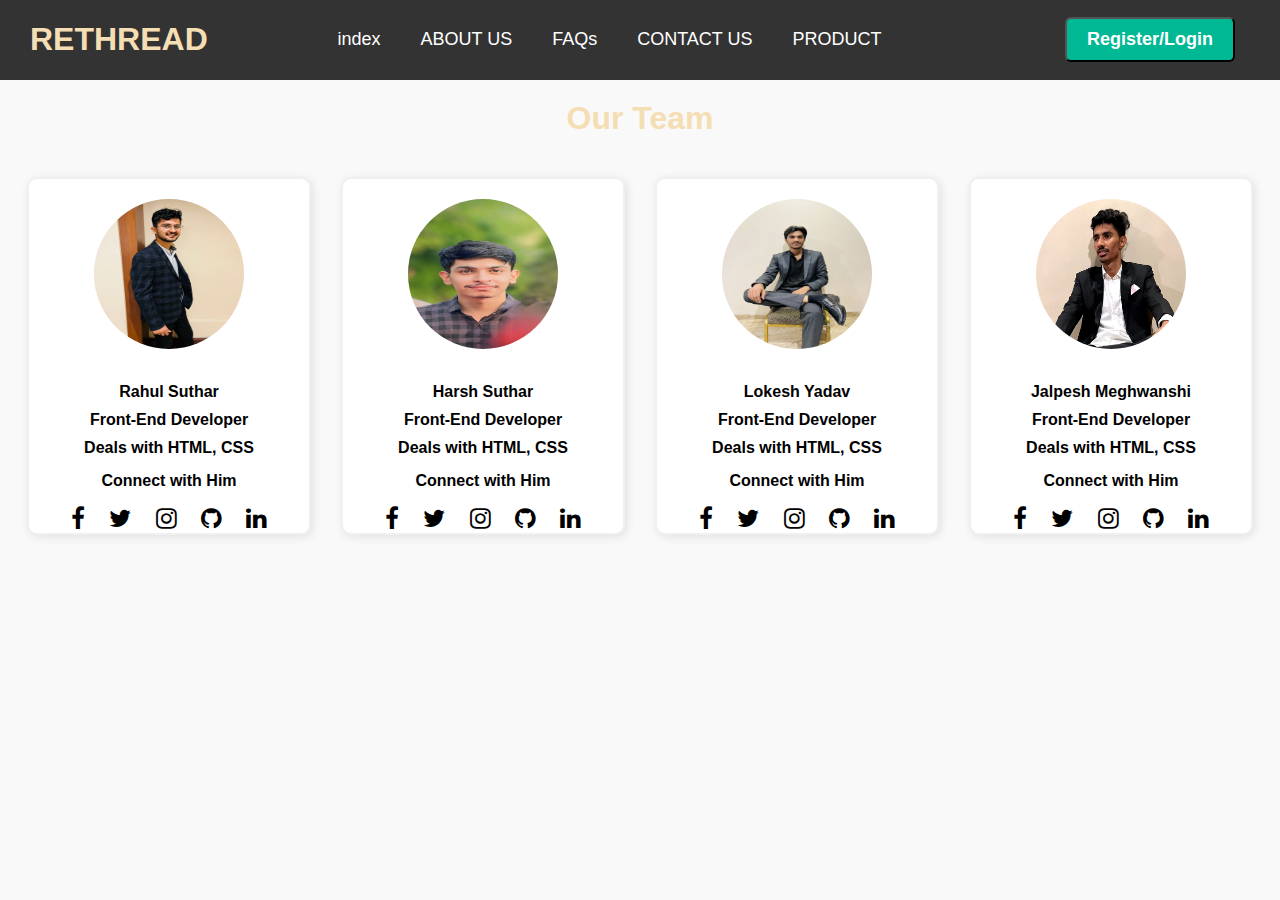
<file: aboutus.html>
<!DOCTYPE html>
<html lang="en">

    <head>
        <meta charset="UTF-8">
        <meta name="viewport" content="width=device-width, initial-scale=1.0">
        <title>Rethread-you ewaste friend </title>
        <link rel="stylesheet"
            href="https://cdnjs.cloudflare.com/ajax/libs/font-awesome/4.7.0/css/font-awesome.min.css">
        <link rel="stylesheet" href="aboutus.css">
        <link rel="stylesheet" href="navbar.css">
        <link rel="icon" href="Images/logo.png" type="image/x-icon">
    </head>

    <body>
        <header class="header">
            <div class="left">
                <!-- <img src="Images/logo.png" alt="logo"> -->
                <h1>RETHREAD</h1>
            </div>
            <div class="mid">
                <ul class="navbar">
                    <li><a href="index.html">index</a></li>
                    <li><a href="aboutus.html">ABOUT US</a></li>
                    <li><a href="faq.html">FAQs</a></li>
                    <li><a href="contact.html">CONTACT US</a></li>
                    <li><a href="SELL.html">PRODUCT</a></li>
                </ul>
                <div class="dropdown">
                    <button class="dropbtn">Main Menu</button>
                    <div class="dropdown-content">
                        <a href="index.html">index</a>
                        <a href="aboutus.html">ABOUT US</a>
                        <a href="faq.html">FAQs</a>
                        <a href="contact.html">CONTACT US</a>
                    </div>
                </div>
            </div>
            <div class="right">
                <button class="btn"><a
                        href="login.html">Register/Login</a></button>
            </div>
        </header>

        <h1 class="title">Our Team</h1>

        <div class="cont">
            <div class="item">
                <img src="Images/Rahul.jpeg" alt="Rahul Kumar Suthar"
                    class="img">
                <div class="imgdesc">
                    <p class="name"><b>Rahul Suthar</b></p>
                    <p class="work"><b>Front-End Developer</b></p>
                    <p class="lang"><b>Deals with HTML, CSS</b></p>
                </div>
                <div class="connect">
                    <h3>Connect with Him</h3>
                    <a href="https://facebook.com" target="_blank"><i
                            class="fa fa-facebook"></i></a>
                    <a href="https://twitter.com" target="_blank"><i
                            class="fa fa-twitter"></i></a>
                    <a href="https://instagram.com" target="_blank"><i
                            class="fa fa-instagram"></i></a>
                    <a href="https://github.com" target="_blank"><i
                            class="fa fa-github"></i></a>
                    <a href="https://linkedin.com" target="_blank"><i
                            class="fa fa-linkedin"></i></a>
                </div>
            </div>

            <div class="item">
                <img src="Images/Harsh.jpeg" alt="Harsh Suthar" class="img">
                <div class="imgdesc">
                    <p class="name"><b>Harsh Suthar</b></p>
                    <p class="work"><b>Front-End Developer</b></p>
                    <p class="lang"><b>Deals with HTML, CSS</b></p>
                </div>
                <div class="connect">
                    <h3>Connect with Him</h3>
                    <a href="https://facebook.com" target="_blank"><i
                            class="fa fa-facebook"></i></a>
                    <a href="https://twitter.com" target="_blank"><i
                            class="fa fa-twitter"></i></a>
                    <a href="https://instagram.com" target="_blank"><i
                            class="fa fa-instagram"></i></a>
                    <a href="https://github.com" target="_blank"><i
                            class="fa fa-github"></i></a>
                    <a href="https://linkedin.com" target="_blank"><i
                            class="fa fa-linkedin"></i></a>
                </div>
            </div>
            <div class="item">
                <img src="Images/lokesh.jpeg" alt="Lokesh Yadav"
                    class="img">
                <div class="imgdesc">
                    <p class="name"><b>Lokesh Yadav</b></p>
                    <p class="work"><b>Front-End Developer</b></p>
                    <p class="lang"><b>Deals with HTML, CSS</b></p>
                </div>
                <div class="connect">
                    <h3>Connect with Him</h3>
                    <a href="https://facebook.com" target="_blank"><i
                            class="fa fa-facebook"></i></a>
                    <a href="https://twitter.com" target="_blank"><i
                            class="fa fa-twitter"></i></a>
                    <a href="https://instagram.com" target="_blank"><i
                            class="fa fa-instagram"></i></a>
                    <a href="https://github.com" target="_blank"><i
                            class="fa fa-github"></i></a>
                    <a href="https://linkedin.com" target="_blank"><i
                            class="fa fa-linkedin"></i></a>
                </div>
            </div> <div class="item">
                <img src="Images/jalpesh.jpeg" alt="Jalpesh Meghwanshi"
                    class="img">
                <div class="imgdesc">
                    <p class="name"><b>Jalpesh Meghwanshi</b></p>
                    <p class="work"><b>Front-End Developer</b></p>
                    <p class="lang"><b>Deals with HTML, CSS</b></p>
                </div>
                <div class="connect">
                    <h3>Connect with Him</h3>
                    <a href="https://facebook.com" target="_blank"><i
                            class="fa fa-facebook"></i></a>
                    <a href="https://twitter.com" target="_blank"><i
                            class="fa fa-twitter"></i></a>
                    <a href="https://instagram.com" target="_blank"><i
                            class="fa fa-instagram"></i></a>
                    <a href="https://github.com" target="_blank"><i
                            class="fa fa-github"></i></a>
                    <a href="https://linkedin.com" target="_blank"><i
                            class="fa fa-linkedin"></i></a>
                </div>
            </div>

            <!-- Add more team members following the same structure as above -->
        </div>
    </body>

</html>
</file>
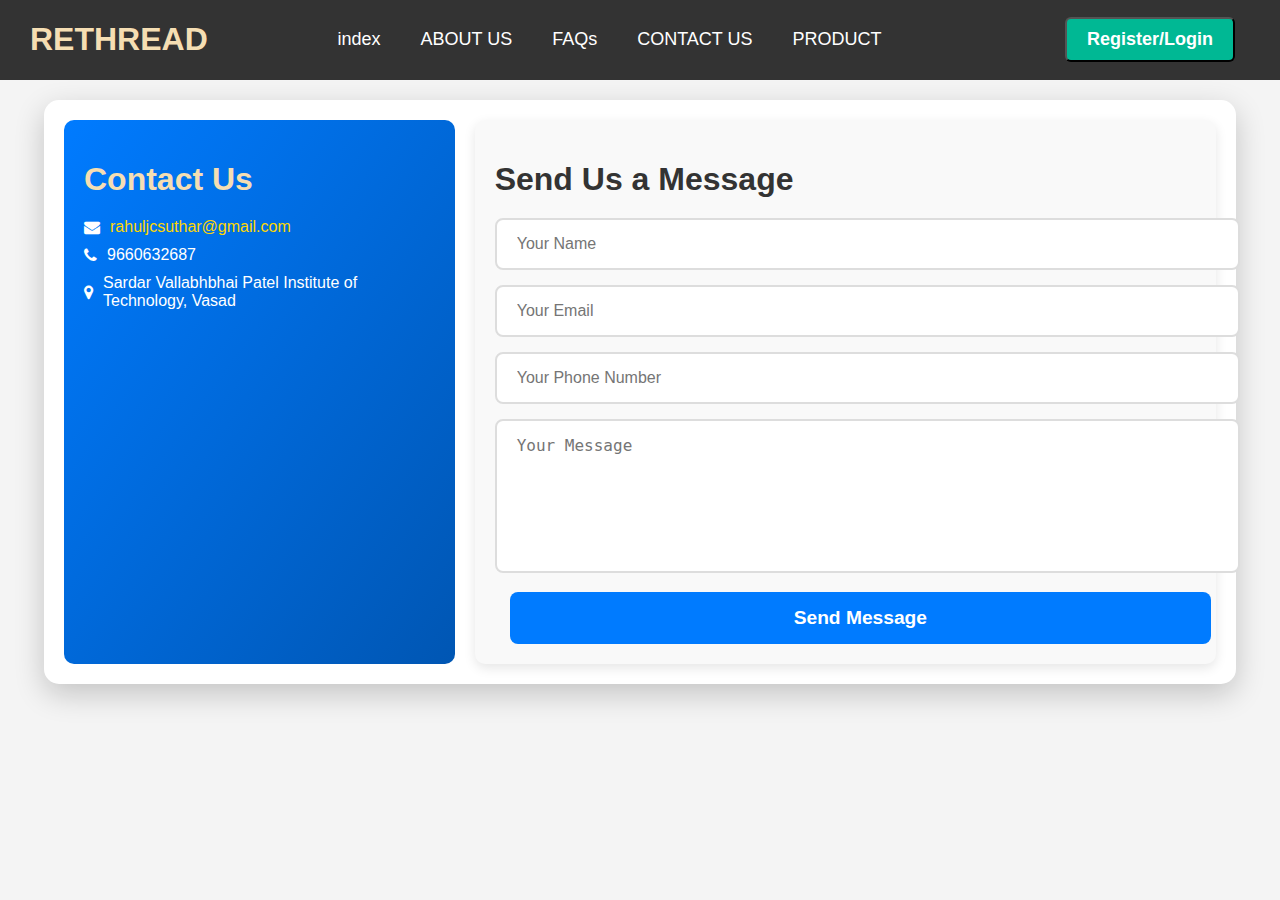
<file: contact.html>
<!DOCTYPE html>
<html lang="en">

    <head>
        <meta charset="UTF-8">
        <meta name="viewport" content="width=device-width, initial-scale=1.0">
        <title>Rethread-you ewaste friend </title>
        <link rel="stylesheet" href="contact.css">
        <link rel="stylesheet" href="navbar.css">
        <link rel="icon" href="Images/logo.png" type="image/x-icon">
        <link rel="stylesheet"
            href="https://cdnjs.cloudflare.com/ajax/libs/font-awesome/4.7.0/css/font-awesome.min.css">
    </head>

    <body>
        <header class="header">
            <div class="left">
                <!-- <img src="Images/logo.png" alt="logo"> -->
                <h1>RETHREAD</h1>
            </div>
            <div class="mid">
                <ul class="navbar">
                    <li><a href="index.html">index</a></li>
                    <li><a href="aboutus.html">ABOUT US</a></li>
                    <li><a href="faq.html">FAQs</a></li>

                    <li><a href="contact.html">CONTACT US</a></li>
                    <li><a href="SELL.html">PRODUCT</a></li>
                </ul>
                <div class="dropdown">
                    <button class="dropbtn">Main Menu</button>
                    <div class="dropdown-content">
                        <a href="index.html">index</a>
                        <a href="aboutus.html">ABOUT US</a>
                        <a href="faq.html">FAQs</a>
                        <a href="contact.html">CONTACT US</a>
                        <li><a href="SELL.html">PRODUCT</a></li>
                    </div>
                </div>
            </div>
            <div class="right">
                <button class="btn"><a
                        href="login.html">Register/Login</a></button>
            </div>
        </header>

        <div class="container">
            <div class="contact-info">
                <h1>Contact Us</h1>
                <p><i class="fa fa-envelope"></i> <a
                        href="mailto:rahuljcsuthar@gmail.com">rahuljcsuthar@gmail.com</a></p>
                <p><i class="fa fa-phone"></i> 9660632687</p>
                <p><i class="fa fa-map-marker"></i> Sardar Vallabhbhai Patel
                    Institute of Technology, Vasad</p>
            </div>

            <div class="contact-form">
                <h1>Send Us a Message</h1>
                <form action method="post">
                    <div class="form-group">
                        <input type="text" placeholder="Your Name" required>
                    </div>
                    <div class="form-group">
                        <input type="email" placeholder="Your Email" required>
                    </div>
                    <div class="form-group">
                        <input type="tel" placeholder="Your Phone Number"
                            required>
                    </div>
                    <div class="form-group">
                        <textarea placeholder="Your Message" rows="6"
                            required></textarea>
                    </div>
                    <button type="submit" class="btn">Send Message</button>
                </form>
            </div>
        </div>
    </body>

</html>
</file>
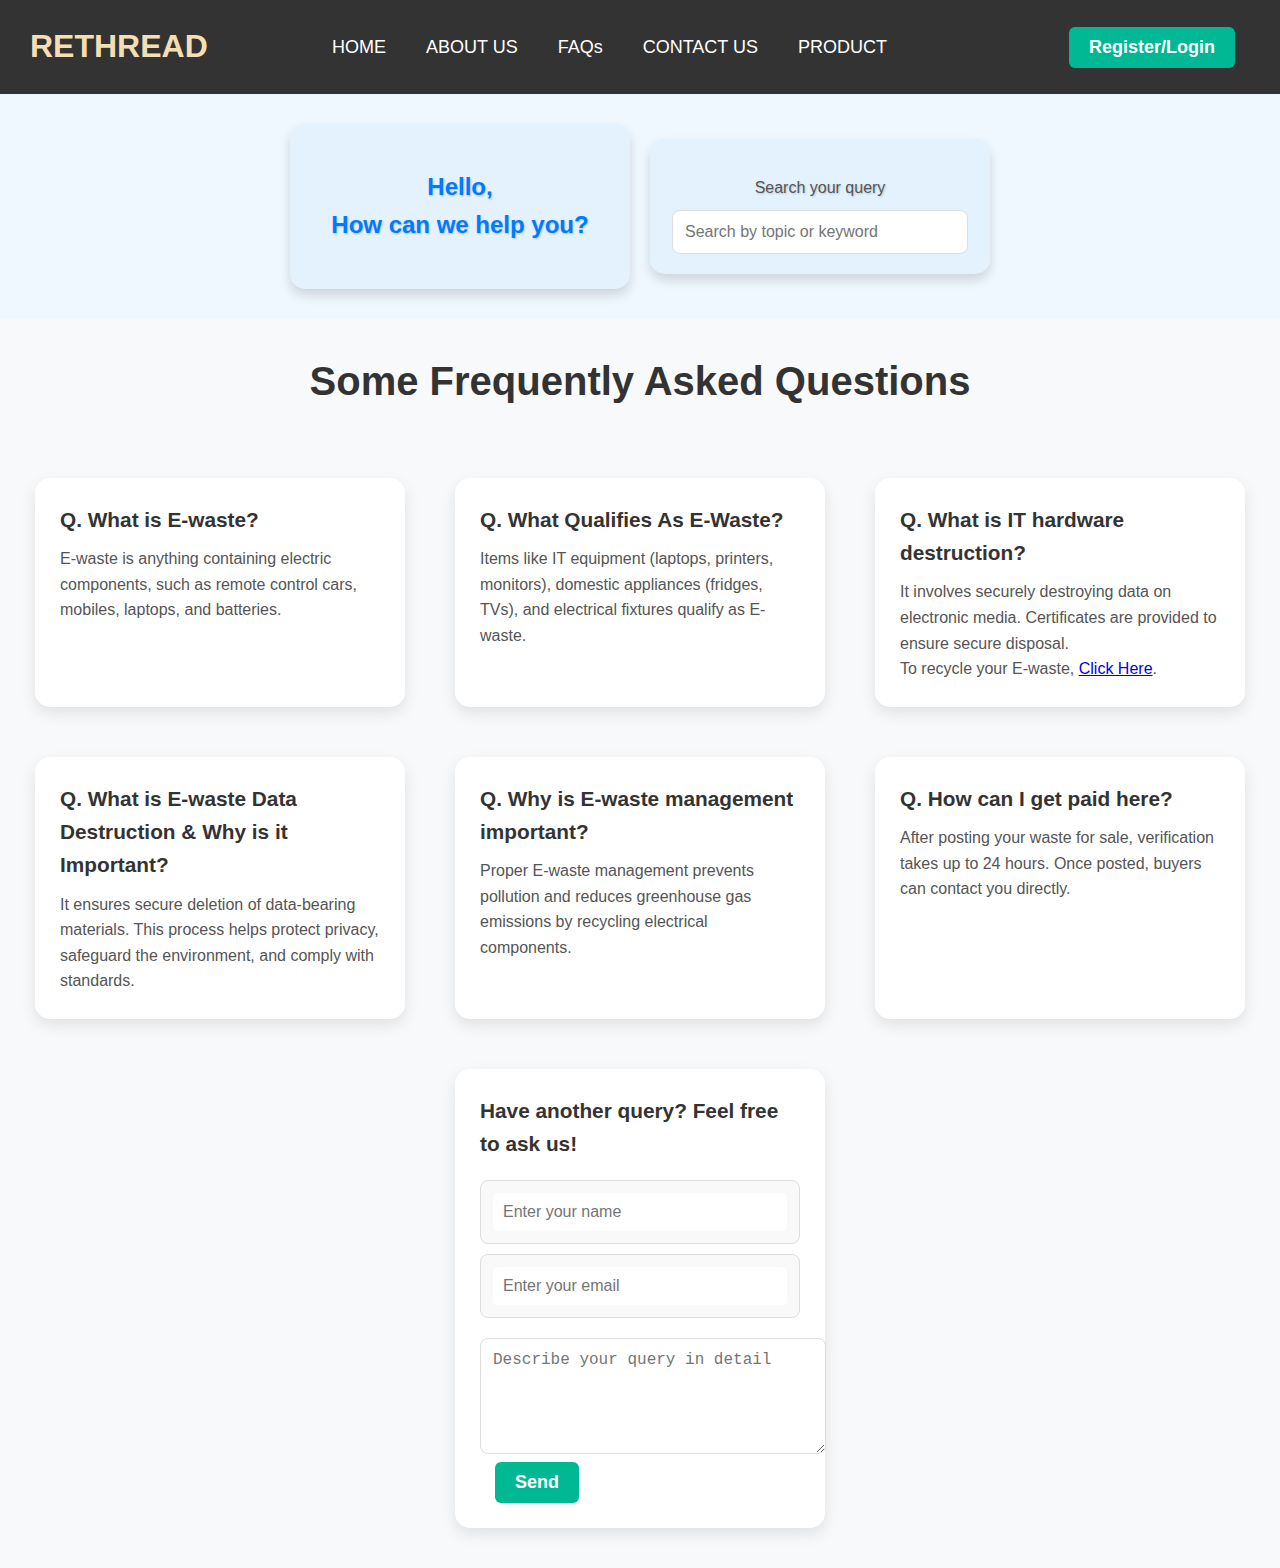
<file: faq.html>
<!DOCTYPE html>
<html lang="en">

    <head>
        <meta charset="UTF-8">
        <meta name="viewport" content="width=device-width, initial-scale=1.0">
        <title>Rethread-you ewaste friend </title>
        <link rel="stylesheet" href="faq.css">
        <link rel="stylesheet" href="navbar.css">
        <link rel="icon" href="Images/logo.png" type="image/x-icon">
    </head>

    <body>
        <header class="header">
            <div class="left">
                <!-- <img src="Images/logo.png" alt="logo"> -->
                <h1>RETHREAD</h1>
            </div>
            <div class="mid">
                <ul class="navbar">
                    <li><a href="index.html">HOME</a></li>
                    <li><a href="aboutus.html">ABOUT US</a></li>
                    <li><a href="faq.html">FAQs</a></li>
                    <li><a href="contact.html">CONTACT US</a></li>
                    <li><a href="sell.html">PRODUCT</a></li>
                </ul>
                <div class="dropdown">
                    <button class="dropbtn">Main Menu</button>
                    <div class="dropdown-content">
                        <a href="index.html">HOME</a>
                        <a href="aboutus.html">ABOUT US</a>
                        <a href="faq.html">FAQs</a>
                        <a href="contact.html">CONTACT US</a>
                        <li><a href="sell.html">PRODUCT</a></li>
                    </div>
                </div>
            </div>
            <div class="right">
                <button class="btn"><a
                        href="login.html">Register/Login</a></button>
            </div>
        </header>
        <header class="upper">
            <div class="top" id="left">
                <p>Hello,<br>How can we help you?</p>
            </div>
            <div class="top" id="right">
                <p>Search your query</p>
                <div class="inp">
                    <input type="text" placeholder="Search by topic or keyword">
                </div>
            </div>
        </header>

        <section>
            <h1 class="tit">Some Frequently Asked Questions</h1>
            <div class="cont">
                <div class="ques">
                    <div class="question">Q. What is E-waste?</div>
                    <div class="answer">
                        E-waste is anything containing electric components, such
                        as remote control cars, mobiles, laptops, and batteries.
                    </div>
                </div>
                <div class="ques">
                    <div class="question">Q. What Qualifies As E-Waste?</div>
                    <div class="answer">
                        Items like IT equipment (laptops, printers, monitors),
                        domestic appliances (fridges, TVs), and electrical
                        fixtures qualify as E-waste.
                    </div>
                </div>
                <div class="ques">
                    <div class="question">Q. What is IT hardware
                        destruction?</div>
                    <div class="answer">
                        It involves securely destroying data on electronic
                        media. Certificates are provided to ensure secure
                        disposal.
                        <br>To recycle your E-waste, <a href="login.html">Click
                            Here</a>.
                    </div>
                </div>
                <div class="ques">
                    <div class="question">Q. What is E-waste Data Destruction &
                        Why is it Important?</div>
                    <div class="answer">
                        It ensures secure deletion of data-bearing materials.
                        This process helps protect privacy, safeguard the
                        environment, and comply with standards.
                    </div>
                </div>
                <div class="ques">
                    <div class="question">Q. Why is E-waste management
                        important?</div>
                    <div class="answer">
                        Proper E-waste management prevents pollution and reduces
                        greenhouse gas emissions by recycling electrical
                        components.
                    </div>
                </div>
                <div class="ques">
                    <div class="question">Q. How can I get paid here?</div>
                    <div class="answer">
                        After posting your waste for sale, verification takes up
                        to 24 hours. Once posted, buyers can contact you
                        directly.
                    </div>
                </div>
                <div class="ques" id="ultima">
                    <div class="question">Have another query? Feel free to ask
                        us!</div>
                    <div class="ask">
                        <div class="formgrp">
                            <input type="text" placeholder="Enter your name"
                                required>
                        </div>
                        <div class="formgrp">
                            <input type="email" placeholder="Enter your email"
                                required>
                        </div>
                        <textarea rows="5"
                            placeholder="Describe your query in detail"></textarea>
                        <button class="btn">Send</button>
                    </div>
                </div>
            </div>
        </section>
    </body>

</html>
</file>
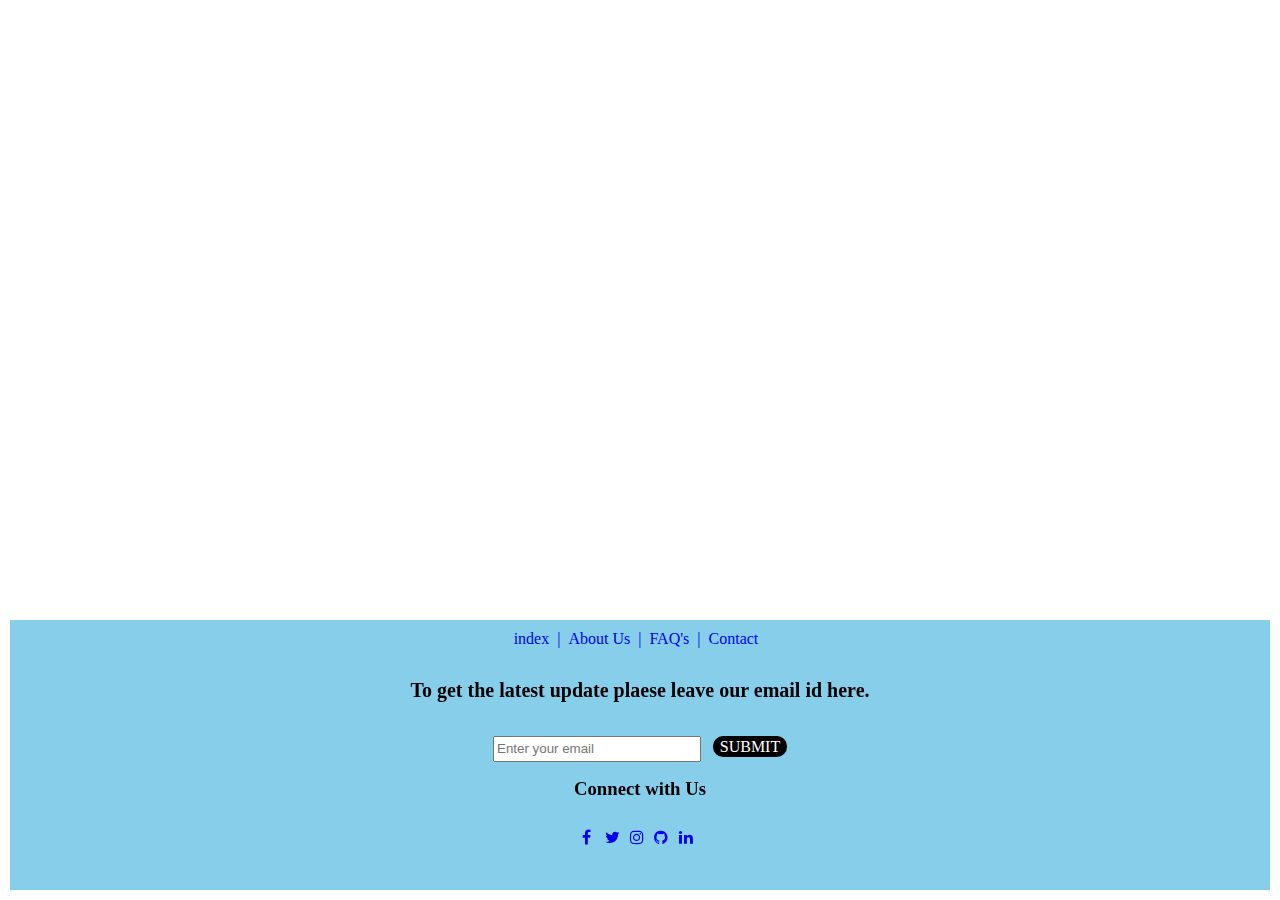
<file: footer.html>
<!DOCTYPE html>
<html lang="en">

    <head>
        <meta charset="UTF-8">
        <meta name="viewport" content="width=device-width, initial-scale=1.0">
        <title>Rethread-you ewaste friend </title>
    </head>
    <link rel="icon" href="Images/logo.png" type="image/x-icon">
    <link rel="stylesheet" href="footer.css">
    <link rel="stylesheet"
        href="https://cdnjs.cloudflare.com/ajax/libs/font-awesome/4.7.0/css/font-awesome.min.css">

    <body>
        <div class="cont">
            <div class="foot1">
                <div class="linktoplaces">
                    <a href="productview.html">
                        index&nbsp;&nbsp;|&nbsp;&nbsp;</a>
                </div>
                <div class="linktoplaces">
                    <a href="aboutus.html">About Us&nbsp;&nbsp;|&nbsp;&nbsp;</a>
                </div>
                <div class="linktoplaces">
                    <a href="faq.html"> FAQ's&nbsp;&nbsp;|&nbsp;&nbsp;</a>
                </div>
                <div class="linktoplaces">
                    <a href="contact.html"> Contact&nbsp;&nbsp;</a>
                </div>

                <div class="sus">
                    To get the latest update plaese leave our email id here.
                </div>
                <div class="email">
                    <input type="email" name="Interested Email-Ids"
                        placeholder="Enter your email">
                </div>
                <div class="btn" id="susbtn">
                    SUBMIT
                </div>

                <div class="connect">
                    <h3>Connect with Us</h3><br>
                    <div class="scm">
                        <a href="https://facebook.com" target="_blank"> <i
                                class="fa fa-facebook fa-fw">&nbsp;&nbsp;</i></a>
                        <a href="https://twitter.com" target="_blank"> <i
                                class="fa fa-twitter fa-fw">&nbsp;&nbsp;</i></a>
                        <a href="https://instagram.com/ankitjha1405"
                            target="_blank"> <i
                                class="fa fa-instagram fa-fw">&nbsp;&nbsp;</i></a>
                        <a href="https://github.com/ankitjha1405"
                            target="_blank"> <i
                                class="fa fa-github fa-fw">&nbsp;&nbsp;</i></a>
                        <a
                            href="https://www.linkedin.com/in/ankit-kumar-jha-0899b1201/"
                            target="_blank"> <i
                                class="fa fa-linkedin fa-fw">&nbsp;&nbsp;</i></a>
                    </div>
                </div>

            </div>

        </div>
    </body>

</html>
</file>
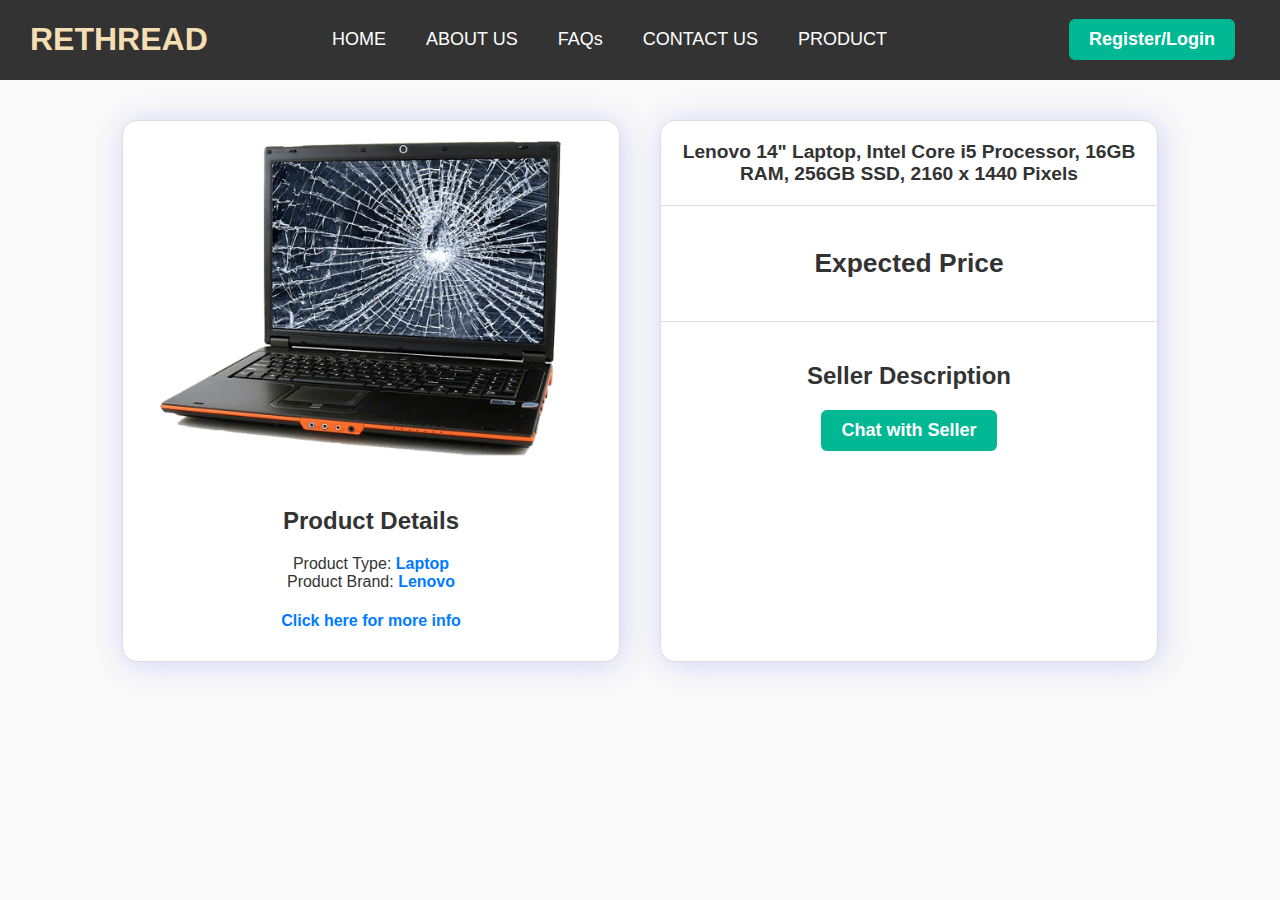
<file: productfull.html>
<!DOCTYPE html>
<html lang="en">

    <head>
        <meta charset="UTF-8">
        <meta name="viewport" content="width=device-width, initial-scale=1.0">
        <title>Rethread-you ewaste friend </title>
    </head>
    <link rel="stylesheet" href="productfull.css">
    <link rel="stylesheet" href="navbar.css">
    <link rel="icon" href="Images/logo.png" type="image/x-icon">
    <body>
        <header class="header">
            <div class="left">
                <!-- <img src="Images/logo.png" alt="logo"> -->
                <h1>RETHREAD</h1>
            </div>
            <div class="mid">
                <ul class="navbar">
                    <li><a href="index.html">HOME</a></li>
                    <li><a href="aboutus.html">ABOUT US</a></li>
                    <li><a href="faq.html">FAQs</a></li>
                    <li><a href="contact.html">CONTACT US</a></li>
                    <li><a href="sell.html">PRODUCT</a></li>
                </ul>
                <div class="dropdown">
                    <button class="dropbtn">Main Menu</button>
                    <div class="dropdown-content">
                        <a href="index.html">HOME</a>
                        <a href="aboutus.html">ABOUT US</a>
                        <a href="faq.html">FAQs</a>
                        <a href="contact.html">CONTACT US</a>
                        <li><a href="sell.html">PRODUCT</a></li>
                    </div>
                </div>
            </div>
            <div class="right">
                <button class="btn"><a
                        href="login.html">Register/Login</a></button>
            </div>
        </header>
        <div class="cont">
            <!-- Product 1 -->
            <div class="pro">
                <img src="Images/img1.png" alt="Product Image" class="img">
                <div class="imgdesc">
                    <h2>Product Details</h2>
                    <p>
                        Product Type: <a href="url">Laptop</a><br>
                        Product Brand: <a href="url">Lenovo</a>
                    </p>
                    <a href="url">
                        <h4>Click here for more info</h4>
                    </a>
                </div>
            </div>

            <!-- Product 2 -->
            <div class="pro">
                <div class="tit">
                    Lenovo 14" Laptop, Intel Core i5 Processor, 16GB RAM, 256GB
                    SSD, 2160 x 1440 Pixels
                </div>
                <div class="price">
                    <h2>Expected Price</h2>
                </div>
                <div class="seller">
                    <h2>Seller Description</h2>
                    <button class="btn">Chat with Seller</button>
                </div>
            </div>
        </div>
    </body>

</html>
</file>
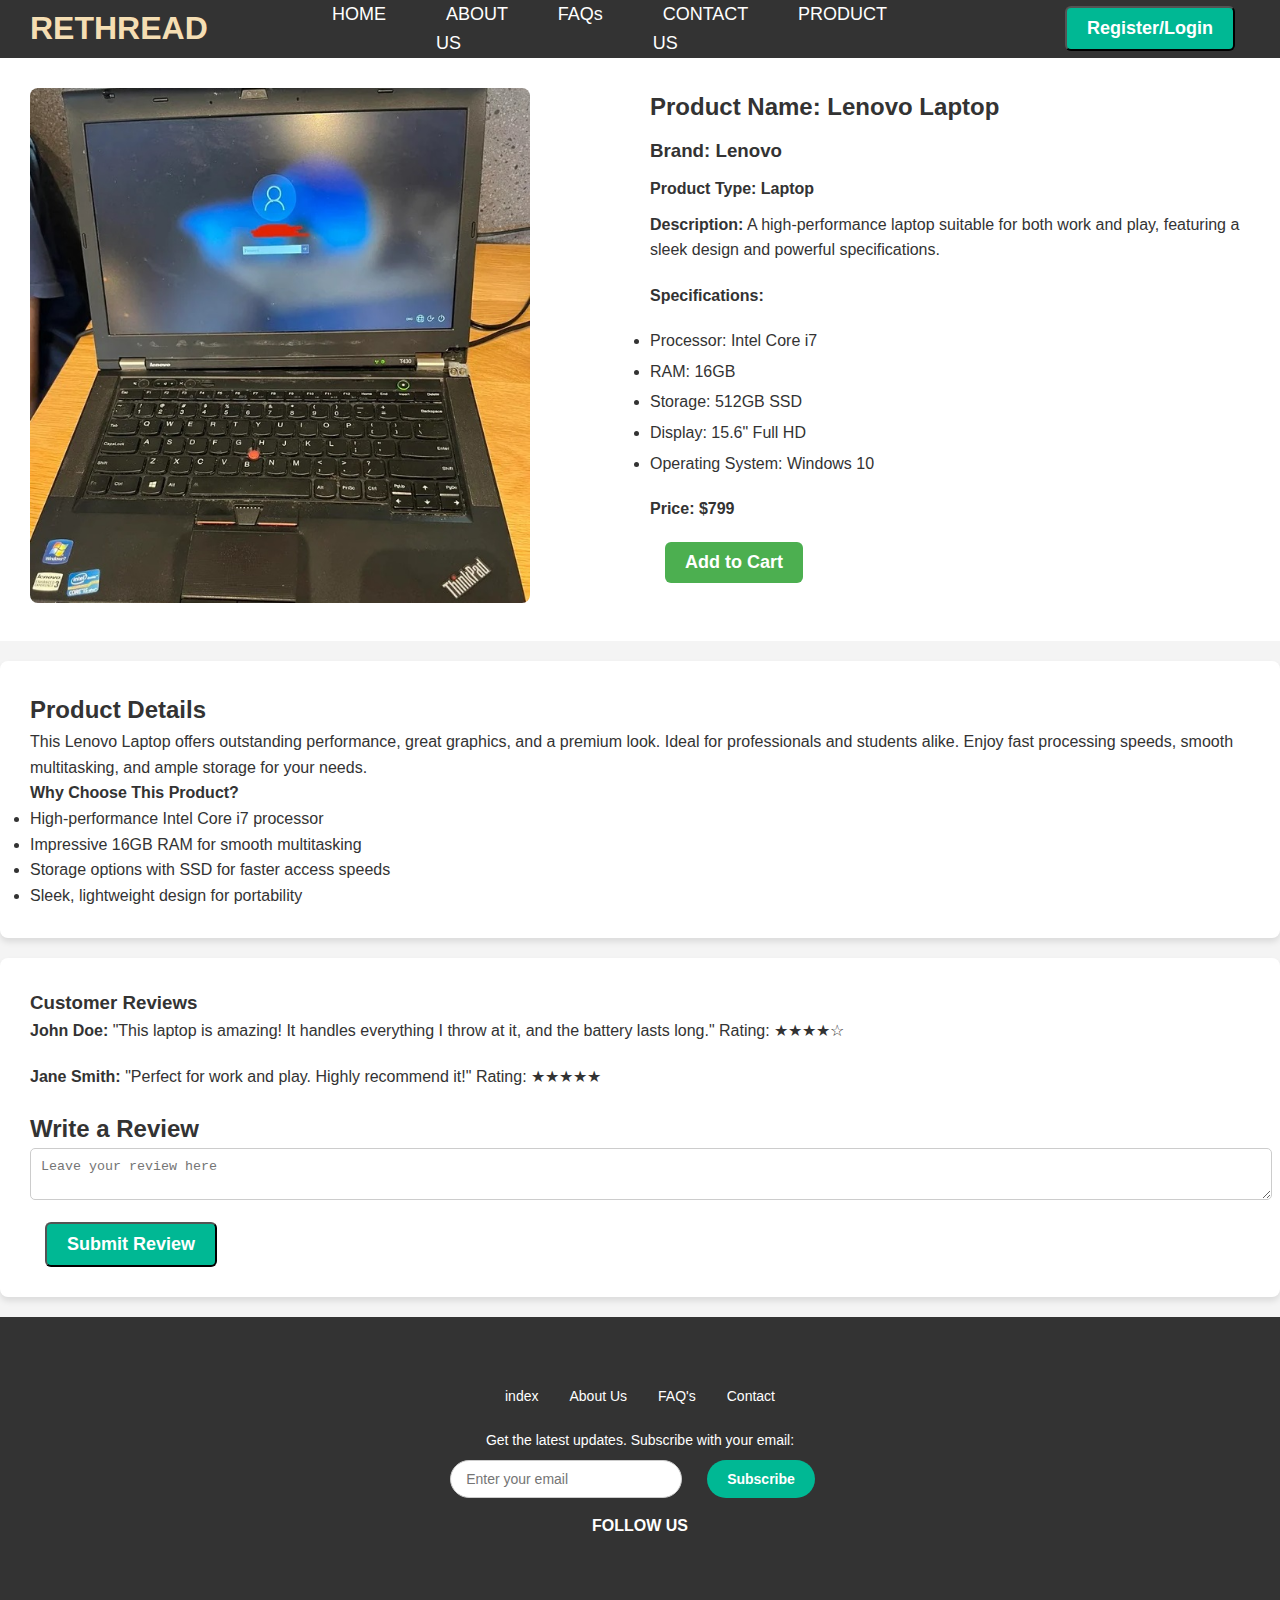
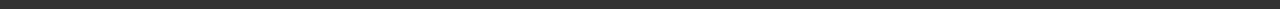
<file: productview.html>
<!DOCTYPE html>
<html lang="en">

    <head>
        <meta charset="UTF-8">
        <meta name="viewport" content="width=device-width, initial-scale=1.0">
        <title>Rethread-you ewaste friend </title>
        <link rel="stylesheet" href="productview.css">
        <link rel="stylesheet" href="navbar.css">
        <link rel="icon" href="Images/logo.png" type="image/x-icon">
    </head>

    <body>
        <!-- Header Section -->
        <header class="header">
            <div class="left">
                <h1>RETHREAD</h1>
            </div>
            <div class="mid">
                <ul class="navbar">
                    <li><a href="index.html">HOME</a></li>
                    <li><a href="aboutus.html">ABOUT US</a></li>
                    <li><a href="faq.html">FAQs</a></li>
                    <li><a href="contact.html">CONTACT US</a></li>
                    <li><a href="sell.html">PRODUCT</a></li>
                </ul>
                <div class="dropdown">
                    <button class="dropbtn">Main Menu</button>
                    <div class="dropdown-content">
                        <a href="index.html">HOME</a>
                        <a href="aboutus.html">ABOUT US</a>
                        <a href="faq.html">FAQs</a>
                        <a href="contact.html">CONTACT US</a>
                        <li><a href="sell.html">PRODUCT</a></li>
                    </div>
                </div>
            </div>
            <div class="right">
                <button class="btn"><a
                        href="login.html">Register/Login</a></button>
            </div>
        </header>

        <!-- Product Details Section -->
        <div class="product-details">
            <div class="product-image">
                <img src="Images/LENOVOLAPTOP.jpeg" alt="Laptop Detail">
                <!-- <img src="Images/LENOVOLAPTOP.jpeg" alt="Laptop Detail"> -->
            </div>
            <div class="product-info">
                <h2>Product Name: Lenovo Laptop</h2>
                <h3>Brand: Lenovo</h3>
                <h4>Product Type: Laptop</h4>
                <p><strong>Description:</strong> A high-performance laptop
                    suitable for both work and play, featuring a sleek design
                    and powerful specifications.</p>
                <p><strong>Specifications:</strong></p>
                <ul>
                    <li>Processor: Intel Core i7</li>
                    <li>RAM: 16GB</li>
                    <li>Storage: 512GB SSD</li>
                    <li>Display: 15.6" Full HD</li>
                    <li>Operating System: Windows 10</li>
                </ul>
                <p><strong>Price: $799</strong></p>
                <button class="btn">Add to Cart</button>
            </div>
        </div>

        <!-- Additional Product Information Section -->
        <div class="product-additional-info">
            <h3>Product Details</h3>
            <p>This Lenovo Laptop offers outstanding performance, great
                graphics, and a premium look. Ideal for professionals and
                students alike. Enjoy fast processing speeds, smooth
                multitasking, and ample storage for your needs.</p>

            <h4>Why Choose This Product?</h4>
            <ul>
                <li>High-performance Intel Core i7 processor</li>
                <li>Impressive 16GB RAM for smooth multitasking</li>
                <li>Storage options with SSD for faster access speeds</li>
                <li>Sleek, lightweight design for portability</li>
            </ul>
        </div>

        <!-- Product Reviews Section -->
        <div class="product-reviews">
            <h3>Customer Reviews</h3>
            <div class="review">
                <p><strong>John Doe:</strong>
                    "This laptop is amazing! It handles everything I throw at it, and the battery lasts long."
                    <span>Rating: ★★★★☆</span></p>
            </div>
            <div class="review">
                <p><strong>Jane Smith:</strong>
                    "Perfect for work and play. Highly recommend it!"
                    <span>Rating: ★★★★★</span></p>
            </div>

            <h4>Write a Review</h4>
            <textarea placeholder="Leave your review here"></textarea>
            <button class="btn">Submit Review</button>
        </div>

        <!-- Footer Section -->
        <footer>
            <div class="footer">
                <div class="footer-container">
                    <div class="links">
                        <a href="productview.html">index</a>
                        <a href="aboutus.html">About Us</a>
                        <a href="faq.html">FAQ's</a>
                        <a href="contact.html">Contact</a>
                    </div>

                    <div class="subscription">
                        <p>Get the latest updates. Subscribe with your
                            email:</p>
                        <div class="email-subscribe">
                            <input type="email" placeholder="Enter your email">
                            <button class="btn">Subscribe</button>
                        </div>
                    </div>

                    <div class="social">
                        <h3>Follow Us</h3>
                        <div class="social-icons">
                            <a href="https://facebook.com" target="_blank"><i
                                    class="fa fa-facebook"></i></a>
                            <a href="https://twitter.com" target="_blank"><i
                                    class="fa fa-twitter"></i></a>
                            <a href="https://instagram.com" target="_blank"><i
                                    class="fa fa-instagram"></i></a>
                            <a href="https://github.com" target="_blank"><i
                                    class="fa fa-github"></i></a>
                            <a href="https://linkedin.com" target="_blank"><i
                                    class="fa fa-linkedin"></i></a>
                        </div>
                    </div>
                </div>
            </div>
        </footer>

    </body>

</html>
</file>
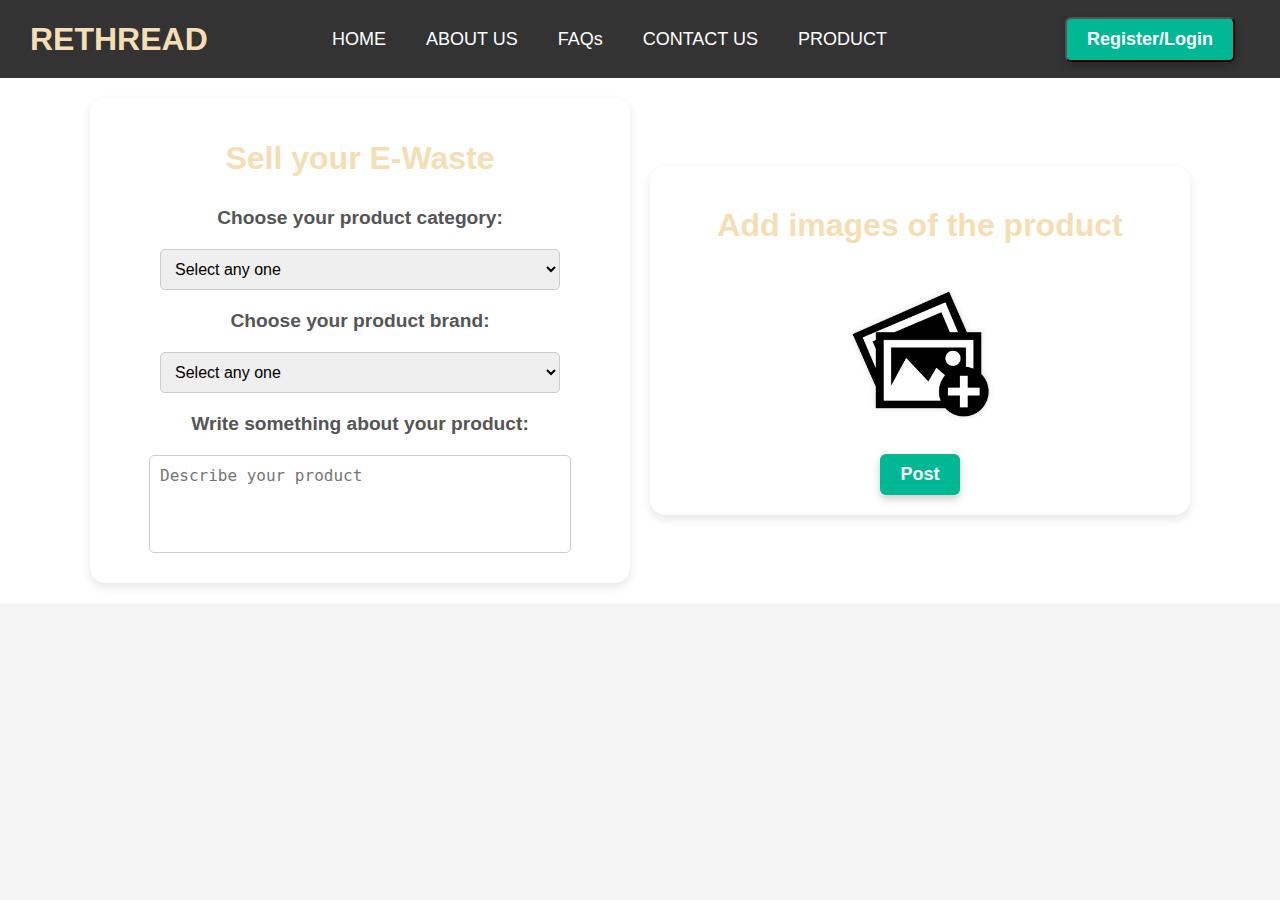
<file: sell.html>
<!DOCTYPE html>
<html lang="en">

    <head>
        <meta charset="UTF-8">
        <meta name="viewport" content="width=device-width, initial-scale=1.0">
        <title>Rethread-you ewaste friend </title>
        <link rel="stylesheet" href="sell.css">
        <link rel="stylesheet" href="navbar.css">
        <link rel="icon" href="Images/logo.png" type="image/x-icon">
    </head>

    <body>
        <header class="header">
            <div class="left">
                <!-- <img src="Images/logo.png" alt="logo"> -->
                <h1>RETHREAD</h1>
            </div>
            <div class="mid">
                <ul class="navbar">
                    <li><a href="index.html">HOME</a></li>
                    <li><a href="aboutus.html">ABOUT US</a></li>
                    <li><a href="faq.html">FAQs</a></li>
                    <li><a href="contact.html">CONTACT US</a></li>
                    <li><a href="sell.html">PRODUCT</a></li>
                </ul>
                <div class="dropdown">
                    <button class="dropbtn">Main Menu</button>
                    <div class="dropdown-content">
                        <a href="index.html">HOME</a>
                        <a href="aboutus.html">ABOUT US</a>
                        <a href="faq.html">FAQs</a>
                        <a href="contact.html">CONTACT US</a>
                        <li><a href="sell.html">PRODUCT</a></li>
                    </div>
                </div>
            </div>
            <div class="right">
                <button class="btn"><a
                        href="login.html">Register/Login</a></button>
            </div>
        </header>
        <div class="cont">
            <div class="con1">
                <h1>Sell your E-Waste</h1>
                <h4>Choose your product category:</h4>
                <select class="product_type">
                    <option value disabled selected>Select any one</option>
                    <option
                        value="Earphones/Headphones">Earphones/Headphones</option>
                    <option value="Fridge">Fridge</option>
                    <option value="Laptop/TV">Laptop/TV</option>
                    <option value="Cables">Cables</option>
                    <option value="Telecom Equipments">Telecom
                        Equipments</option>
                    <option value="Battery Disposal">Battery Disposal</option>
                </select>

                <h4>Choose your product brand:</h4>
                <select class="brand">
                    <option value disabled selected>Select any one</option>
                    <option value="Samsung">Samsung</option>
                    <option value="Apple">Apple</option>
                    <option value="Redmi">Redmi</option>
                    <option value="Lenovo">Lenovo</option>
                    <option value="HP">HP</option>
                    <option value="Dell">Dell</option>
                </select>

                <h4>Write something about your product:</h4>
                <textarea rows="4"
                    placeholder="Describe your product"></textarea>
            </div>

            <div class="con1">
                <h1>Add images of the product</h1>
                <img src="Images/add.png" alt="Click here to add your products">
                <a href="#" class="btn">Post</a>
            </div>
        </div>
    </body>

</html>
</file>
<file: aboutus.css>
body {
    padding: 0;
    margin: 0;
    font-family: Arial, sans-serif;
    background-color: #f9f9f9;
}

.title {
    text-align: center;
    margin: 20px 0;
}

.cont {
    display: flex;
    flex-wrap: wrap;
    justify-content: center;
    gap: 30px;
    /* Space between items */
    padding: 20px;
}

.item {
    width: 250px;
    text-align: center;
    border: 2px solid #f0f0f0;
    border-radius: 10px;
    box-shadow: 2px 2px 10px rgba(0, 0, 0, 0.1);
    transition: transform 0.3s, box-shadow 0.3s;
    background-color: #fff;
    /* White background for items */
}

.item:hover {
    transform: translateY(-10px);
    box-shadow: 2px 2px 20px rgba(0, 0, 0, 0.3);
}

.img {
    width: 150px;
    height: 150px;
    margin: 20px auto;
    border-radius: 50%;
}

.imgdesc p {
    margin: 10px 0;
    font-size: 1em;
}

.name {
    font-size: 1.2em;
    font-weight: bold;
}

.connect h3 {
    margin: 15px 0;
    font-size: 1em;
}

.connect a {
    text-decoration: none;
    color: #000;
    margin: 0 10px;
    font-size: 1.5em;
    transition: color 0.3s;
}

.connect a:hover {
    color: #0073e6;
}

/* Responsive design */
@media only screen and (max-width: 768px) {
    .item {
        width: 100%;
        /* Make items full width on small screens */
    }

    .cont {
        gap: 15px;
        /* Reduce gap on smaller screens */
    }
}

@media only screen and (min-width: 768px) and (max-width: 1024px) {
    .item {
        width: calc(50% - 30px);
        /* Width for tablets */
    }
}

@media only screen and (min-width: 1024px) {
    .item {
        width: calc(25% - 30px);
        /* Width for desktops */
    }
}
</file>
<file: navbar.css>
/* body {
    margin: 0;
    padding: 0;
    font-family: Arial, sans-serif;
} */
/* Header Styles */
.header {
    display: flex;
    justify-content: space-between;
    align-items: center;
    padding: 0px 30px;
    background-color: #333;
    color: white;
    font-family: Arial, sans-serif;
}

.left {
    display: flex;
    align-items: center;
    width: 15%;
}

.left img {
    width: 120px;
    height: auto;
    object-fit: contain;
}

h1 {
    /* font-size: 20px; */
    font-family: Arial, sans-serif;
    color: wheat;
}

.mid {
    display: flex;
    align-items: center;
    justify-content: center;
    width: 50%;
}

.navbar {
    display: flex;
    list-style: none;
    padding: 0;
    margin: 0;
}

.navbar li {
    margin: 0 20px;
}

.navbar li a {
    color: white;
    text-decoration: none;
    font-size: 18px;
    font-weight: 500;
    transition: color 0.3s;
}

.navbar li a:hover,
.navbar li a.active {
    color: #00b894;
    text-decoration: underline;
}

.dropdown {
    display: none;
}

.dropdown-content {
    display: none;
    position: absolute;
    background-color: #f1f1f1;
    min-width: 160px;
    box-shadow: 0 8px 16px rgba(0, 0, 0, 0.2);
    z-index: 1;
}

.dropdown-content a {
    color: black;
    padding: 12px 16px;
    text-decoration: none;
    display: block;
    font-size: 16px;
}

.dropdown-content a:hover {
    background-color: #ddd;
}

.dropdown:hover .dropdown-content {
    display: block;
}

.dropbtn {
    background-color: #444;
    color: white;
    font-size: 18px;
    padding: 10px 20px;
    border: none;
    border-radius: 5px;
    cursor: pointer;
}

.right {
    display: flex;
    justify-content: flex-end;
    align-items: center;
    width: 20%;
}

.btn {
    background-color: #00b894;
    margin: 0 15px;
    padding: 10px 20px;
    color: white;
    border-radius: 6px;
    font-size: 18px;
    font-weight: bold;
    cursor: pointer;
    transition: background-color 0.3s ease;
}

.header .right .btn a {
    text-decoration: none;
    color: white;
}

.btn:hover {
    background-color: #007b63;
}

/* Media Queries for Responsiveness */
@media (max-width: 900px) {
    .left img {
        width: 100px;
    }

    .navbar li a {
        font-size: 16px;
        margin: 0 15px;
    }

    .btn {
        font-size: 16px;
        padding: 8px 15px;
    }

    .navbar {
        display: none;
    }

    .dropdown {
        display: flex;
    }

    .dropdown-content {
        position: relative;
        display: flex;
        flex-direction: column;
        align-items: flex-start;
        margin-top: 10px;
    }
}

@media (max-width: 700px) {
    .left img {
        width: 90px;
    }

    .navbar li a {
        font-size: 15px;
    }

    .btn {
        font-size: 14px;
        padding: 8px 14px;
    }

    .dropdown-content {
        position: relative;
        width: 100%;
    }

    .mid {
        flex-direction: column;
        width: 100%;
        margin-top: 10px;
    }
}

@media (max-width: 500px) {
    .header {
        flex-direction: column;
        align-items: center;
    }

    .mid {
        width: 100%;
        margin-top: 10px;
        text-align: center;
    }

    .navbar {
        display: none;
    }

    .dropdown {
        display: flex;
    }

    .dropbtn {
        width: 100%;
        text-align: center;
    }

    .btn {
        width: 100%;
        margin: 10px 0;
        font-size: 16px;
    }
}


/* Footer Container */
/* Footer Styles */
.footer {
    background: #333;
    color: white;
    padding: 30px 0;
    font-family: Arial, sans-serif;
    text-align: center;
}

.footer-container {
    display: flex;
    flex-direction: column;
    align-items: center;
    gap: 15px;
    max-width: 1100px;
    margin: 0 auto;
}

/* Links Section */
.links {
    display: flex;
    justify-content: center;
    gap: 15px;
    font-size: 14px;
    flex-wrap: wrap;
}

.links a {
    color: white;
    text-decoration: none;
    font-weight: 500;
    transition: color 0.3s ease;
    padding: 8px;
}

.links a:hover {
    color: #00b894;
}

/* Subscription Section */
.subscription {
    max-width: 450px;
}

.subscription p {
    font-size: 14px;
    line-height: 1.4;
    margin-bottom: 10px;
}

.email-subscribe {
    display: flex;
    justify-content: center;
    gap: 10px;
}

.email-subscribe input {
    padding: 10px 15px;
    border-radius: 20px;
    border: 1px solid #ccc;
    width: 200px;
    font-size: 14px;
}

.email-subscribe button {
    background-color: #00b894;
    color: white;
    border: none;
    padding: 10px 20px;
    border-radius: 20px;
    cursor: pointer;
    font-size: 14px;
    transition: background-color 0.3s ease;
}

.email-subscribe button:hover {
    background-color: #007b63;
}

/* Social Icons Section */
.social {
    text-align: center;
}

.social h3 {
    font-size: 16px;
    font-weight: 600;
    margin-bottom: 10px;
    text-transform: uppercase;
}

.social-icons {
    display: flex;
    justify-content: center;
    gap: 15px;
}

.social-icons a {
    color: white;
    font-size: 20px;
    transition: color 0.3s ease;
}

.social-icons a:hover {
    color: #00b894;
}

/* Responsive Design */
@media (max-width: 768px) {
    .footer-container {
        padding: 0 20px;
    }

    .email-subscribe {
        flex-direction: column;
        align-items: center;
    }

    .email-subscribe input {
        width: 100%;
        margin-bottom: 10px;
    }

    .links {
        flex-direction: column;
        gap: 8px;
        justify-content: center;
    }

    .social-icons {
        gap: 12px;
    }
}

@media (max-width: 480px) {
    .footer {
        padding: 20px 10px;
    }

    .footer-container {
        padding: 0 10px;
    }

    .subscription p {
        font-size: 13px;
    }

    .links a {
        font-size: 13px;
    }

    .social h3 {
        font-size: 14px;
    }

    .social-icons a {
        font-size: 18px;
    }
}
</file>
<file: contact.css>
body {
    margin: 0;
    padding: 0;
    font-family: 'Arial', sans-serif;
    background-color: #f4f4f4;
    color: #333;
}


/* Container */
.container {
    display: flex;
    flex-wrap: wrap;
    gap: 20px;
    width: 90%;
    max-width: 1200px;
    padding: 20px;
    background: #fff;
    border-radius: 15px;
    box-shadow: 0 10px 30px rgba(0, 0, 0, 0.2);
    margin: 20px auto;
    /* Center the container */
}


/* Contact Info */
.contact-info {
    flex: 1;
    padding: 20px;
    border-radius: 10px;
    background: linear-gradient(to bottom right, #007bff, #0056b3);
    color: #fff;
}

.contact-info h1 {
    font-size: 2rem;
    margin-bottom: 20px;
}

.contact-info p {
    font-size: 1rem;
    margin: 10px 0;
    display: flex;
    align-items: center;
}

.contact-info i {
    margin-right: 10px;
}

.contact-info a {
    color: #ffd700;
    text-decoration: none;
}

.contact-info a:hover {
    text-decoration: underline;
}

/* Contact Form */
.contact-form {
    flex: 2;
    padding: 20px;
    border-radius: 10px;
    background: #f9f9f9;
    box-shadow: 0 4px 12px rgba(0, 0, 0, 0.1);
}

.contact-form h1 {
    font-size: 2rem;
    margin-bottom: 20px;
    color: #333;
}

form .form-group {
    margin-bottom: 15px;
    position: relative;
}

form .form-group input,
form .form-group textarea {
    width: 100%;
    padding: 15px 20px;
    font-size: 1rem;
    border: 2px solid #ddd;
    border-radius: 8px;
    outline: none;
    transition: border 0.3s, box-shadow 0.3s;
}

form .form-group input:focus,
form .form-group textarea:focus {
    border-color: #007bff;
    box-shadow: 0 0 8px rgba(0, 123, 255, 0.4);
}

form .form-group textarea {
    resize: none;
    height: 120px;
}

form .btn {
    display: inline-block;
    width: 100%;
    padding: 15px;
    font-size: 1.2rem;
    font-weight: bold;
    background: #007bff;
    color: #fff;
    border: none;
    border-radius: 8px;
    cursor: pointer;
    text-align: center;
    transition: background 0.3s;
}

form .btn:hover {
    background: #0056b3;
}

/* Responsive Design */
@media (max-width: 768px) {
    .container {
        flex-direction: column;
        align-items: center;
    }

    .contact-info,
    .contact-form {
        width: 100%;
    }
}

@media (max-width: 480px) {
    body {
        padding: 10px;
    }

    .contact-info h1,
    .contact-form h1 {
        font-size: 1.5rem;
    }

    form .form-group input,
    form .form-group textarea {
        font-size: 0.9rem;
        padding: 10px;
    }

    form .btn {
        font-size: 1rem;
        padding: 10px;
    }
}
</file>
<file: faq.css>
/* Global Styles */
body {
    margin: 0;
    padding: 0;
    font-family: 'Poppins', sans-serif;
    /* Modern font choice */
    line-height: 1.6;
    background: #f8f9fa;
    color: #333;
}

header.upper {
    display: flex;
    flex-wrap: wrap;
    justify-content: center;
    align-items: center;
    background: #f0f8ff;
    padding: 20px 0;
    color: #fff;
    text-shadow: 1px 1px 2px rgba(0, 0, 0, 0.2);
}

.top {
    margin: 10px;
    padding: 20px;
    width: 300px;
    text-align: center;
    border-radius: 15px;
    background: #e3f2fd;
    box-shadow: 0 6px 12px rgba(0, 0, 0, 0.15);
    transition: transform 0.3s ease, box-shadow 0.3s ease;
}

.top:hover {
    transform: translateY(-5px);
    box-shadow: 0 8px 20px rgba(0, 0, 0, 0.2);
}

#left p {
    font-size: 1.5rem;
    font-weight: bold;
    color: #007bff;
}

#right p {
    margin-bottom: 10px;
    font-size: 1rem;
    color: #555;
}

#right .inp input {
    width: 90%;
    padding: 12px;
    border: 1px solid #ddd;
    border-radius: 8px;
    font-size: 1rem;
    transition: border-color 0.3s ease;
}

#right .inp input:focus {
    border-color: #007bff;
    outline: none;
}

/* FAQ Section */
.tit {
    text-align: center;
    font-size: 2.5rem;
    font-weight: 700;
    margin: 30px 0;
    color: #333;
}

.cont {
    display: flex;
    flex-wrap: wrap;
    justify-content: center;
    gap: 20px;
    padding: 20px;
}

.ques {
    margin: 15px;
    padding: 25px;
    width: 320px;
    background: #fff;
    border-radius: 15px;
    box-shadow: 0 6px 15px rgba(0, 0, 0, 0.1);
    transition: transform 0.3s ease, box-shadow 0.3s ease;
}

.ques:hover {
    transform: translateY(-5px);
    box-shadow: 0 8px 20px rgba(0, 0, 0, 0.2);
}

.question {
    font-size: 1.3rem;
    font-weight: bold;
    margin-bottom: 10px;
    color: #333;
}

.answer {
    font-size: 1rem;
    line-height: 1.6;
    color: #555;
}

#ultima .ask {
    margin-top: 20px;
}

.formgrp {
    margin: 10px 0;
    display: flex;
    align-items: center;
    gap: 10px;
    background: #f9f9f9;
    border: 1px solid #ddd;
    border-radius: 8px;
    padding: 12px;
}

.formgrp input {
    flex: 1;
    border: none;
    outline: none;
    padding: 10px;
    font-size: 1rem;
    border-radius: 5px;
    transition: background-color 0.3s ease;
}

textarea {
    width: 100%;
    padding: 12px;
    border: 1px solid #ddd;
    border-radius: 8px;
    font-size: 1rem;
    margin-top: 10px;
    transition: border-color 0.3s ease;
}

textarea:focus {
    border-color: #007bff;
    outline: none;
}

.btn {
    display: inline-block;
    background: #007bff;
    color: #fff;
    padding: 12px 25px;
    font-size: 1rem;
    border-radius: 8px;
    border: none;
    cursor: pointer;
    transition: background-color 0.3s ease, transform 0.3s ease;
}

.btn:hover {
    background: #0056b3;
    transform: translateY(-2px);
}

/* Responsive Design */
@media (max-width: 768px) {
    .ques {
        width: 100%;
    }

    #right .inp input {
        width: 100%;
    }

    .formgrp {
        flex-direction: column;
        gap: 5px;
    }
}
</file>
<file: footer.css>
body {
    margin: 0px;
    padding: 0px;
}

.cont {
    display: flex;
    justify-content: center;
    align-items: flex-end;
    width: 100%;
    height: 100vh;
    margin: 0px;
    padding: 0px;

}

.foot1 {
    display: flex;
    justify-content: center;
    /* align-items: center; */
    background-color: skyblue;
    width: 100%;
    height: 250px;
    margin: 10px;
    padding: 10px;
    flex-wrap: wrap;
    flex-direction: row;
    /* border: 2px solid red; */
}

.foot1 a {
    text-decoration: none;
}

.sus {
    display: flex;
    justify-content: center;
    text-align: center;
    /* border: 2px solid red; */
    width: 100%;
    transform: translate3d(0px, -11px, 0px);
    font-size: 20px;
    flex-wrap: wrap;
    margin-top: 19px;
    font-weight: bold;

}

.foot2 {
    display: flex;
    width: 100%;
    height: 23px;
}

.email {
    width: 220px;
    transform: matrix3d(0px, -22px, 0px);
}

.email input {
    width: 200px;
    height: 20px;
}

.btn {
    /* margin: 2px; */
    padding: 2px;
    /* border: 2px solid red; */
    background-color: black;
    width: 70px;
    height: 17px;
    text-align: center;
    border-radius: 10px;
    color: white;
    cursor: pointer;

}

.btn:hover {
    background-color: blue;
}

.connect {
    /* border: 2px solid red; */
    width: 100%;
    height: 53px;
    display: flex;
    align-items: center;
    justify-content: center;
    flex-wrap: wrap;
    transform: translate3d(0px, -55px, 0px);
    text-align: center;
    margin: 10px;
}

.connect h3 {
    text-align: center;
    padding: 10px;
    margin-top: 29px;
}

.scm {
    width: 100%;
}

/* media queries */
@media(max-width:342px) {
    .connect {
        transform: translate3d(0px, -50px, 0px);
    }

    .email input {
        width: 244px;
        transform: translate3d(-16px, 0px, 0px);
    }
}
</file>
<file: productfull.css>
/* General styles */
  body {
      font-family: Arial, sans-serif;
      margin: 0;
      padding: 0;
      background-color: #f9f9f9;
      color: #333;
  }

  .cont {
      display: flex;
      flex-wrap: wrap;
      justify-content: center;
      margin: auto;
      padding: 20px;
  }

  .pro {
      box-shadow: 2px 2px 30px rgba(66, 57, 238, 0.2);
      border: 1px solid #ddd;
      margin: 20px;
      border-radius: 15px;
      width: 40%;
      background-color: #fff;
      transition: transform 0.3s, background-color 0.3s;
      overflow: hidden;
  }

  .pro:hover {
      background-color: #f0f8ff;
      transform: translateY(-5px);
  }

  .img {
      display: block;
      margin: 20px auto;
      width: 85%;
      border-radius: 10px;
  }

  .imgdesc {
      text-align: center;
      padding: 10px;
  }

  .imgdesc a {
      text-decoration: none;
      color: #007bff;
      font-weight: bold;
  }

  .imgdesc a:hover {
      text-decoration: underline;
  }

  .tit {
      padding: 20px;
      font-size: 1.2rem;
      font-weight: bold;
      text-align: center;
  }

  .price {
      border-top: 1px solid #ddd;
      padding: 20px;
      font-size: 1.1rem;
      text-align: center;
  }

  .seller {
      border-top: 1px solid #ddd;
      padding: 20px;
      text-align: center;
  }

  .btn {
      margin: 20px auto;
      padding: 10px 20px;
      background-color: #007bff;
      color: white;
      font-size: 1rem;
      border: none;
      border-radius: 5px;
      cursor: pointer;
      text-align: center;
      display: inline-block;
  }

  .btn:hover {
      background-color: #0056b3;
  }

  /* Responsive styles */
  @media (max-width: 1116px) {
      .pro {
          width: 600px;
      }
  }

  @media (max-width: 405px) {
      .pro {
          width: 90%;
          margin: 10px 0;
      }
  }
</file>
<file: sell.css>
/* General Styles */
 body {
     margin: 0;
     padding: 0;
     font-family: Arial, sans-serif;
     background-color: #f5f5f5;
 }

 .cont {
     display: flex;
     justify-content: center;
     align-items: center;
     flex-wrap: wrap;
     padding: 20px;
     gap: 20px;
     background-color: #ffffff;
 }

 .con1 {
     display: flex;
     flex-direction: column;
     align-items: center;
     text-align: center;
     background-color: #ffffff;
     width: 100%;
     max-width: 500px;
     padding: 20px;
     border-radius: 15px;
     box-shadow: 0 4px 10px rgba(0, 0, 0, 0.1);
 }

 h1 {
     font-size: 2rem;
     color: #333;
     margin-bottom: 20px;
 }

 h4 {
     font-size: 1.2rem;
     color: #555;
     margin: 10px 0;
 }

 select,
 textarea {
     width: 100%;
     max-width: 400px;
     padding: 10px;
     margin: 10px 0;
     border: 1px solid #ccc;
     border-radius: 5px;
     font-size: 1rem;
     outline: none;
 }

 textarea {
     resize: none;
 }

 .btn {
     margin-top: 20px;
     background-color: #000;
     color: #fff;
     padding: 10px 20px;
     border-radius: 5px;
     font-size: 1rem;
     cursor: pointer;
     text-decoration: none;
     box-shadow: 0 4px 8px rgba(0, 0, 0, 0.2);
     transition: background-color 0.3s;
 }

 .btn:hover {
     background-color: #0044cc;
 }

 .con1 img {
     width: 150px;
     margin: 20px 0;
     cursor: pointer;
     transition: transform 0.3s;
 }

 .con1 img:hover {
     transform: scale(1.1);
 }

 @media (max-width: 768px) {
     h1 {
         font-size: 1.8rem;
     }

     h4 {
         font-size: 1rem;
     }

     .btn {
         padding: 8px 16px;
         font-size: 0.9rem;
     }

     .con1 {
         padding: 15px;
     }
 }

 @media (max-width: 480px) {
     .cont {
         padding: 10px;
     }

     h1 {
         font-size: 1.5rem;
     }

     .btn {
         padding: 6px 12px;
         font-size: 0.8rem;
     }

     .con1 img {
         width: 100px;
     }
 }
</file>
<file: productview.css>
/* Reset some default styles */
body,
h1,
h2,
h3,
h4,
p,
ul,
li,
a,
button {
    margin: 0;
    padding: 0;
    font-family: 'Arial', sans-serif;
    box-sizing: border-box;
}

/* General styles */
body {
    background-color: #f4f4f4;
    color: #333;
    line-height: 1.6;
}

a {
    text-decoration: none;
    color: inherit;
}

/* Header Section */
.header {
    display: flex;
    justify-content: space-between;
    align-items: center;
    padding: 15px 20px;
    background-color: #333;
    color: #fff;
}

.header h1 {
    font-size: 2rem;
}

.header-nav {
    display: flex;
    align-items: center;
}

.navbar {
    display: flex;
    list-style: none;
    margin-right: 30px;
}

.navbar li {
    margin-right: 20px;
}

.navbar a {
    color: white;
    font-size: 1rem;
    padding: 10px;
    transition: background-color 0.3s ease;
}

.navbar a:hover {
    background-color: #444;
}

.dropdown {
    position: relative;
}

.dropbtn {
    background-color: #333;
    color: white;
    padding: 10px 15px;
    border: none;
    cursor: pointer;
}

.dropdown-content {
    display: none;
    position: absolute;
    background-color: #333;
    min-width: 160px;
    z-index: 1;
}

.dropdown:hover .dropdown-content {
    display: block;
}

.dropdown-content a {
    padding: 12px 16px;
    display: block;
    color: white;
}

.dropdown-content a:hover {
    background-color: #444;
}

.header-right .btn {
    background-color: #4CAF50;
    color: white;
    padding: 10px 20px;
    border: none;
    cursor: pointer;
}

.header-right .btn:hover {
    background-color: #45a049;
}

/* Product Details Section */
.product-details {
    display: flex;
    justify-content: space-between;
    padding: 30px;
    background-color: #fff;
}

.product-image img {
    max-width: 500px;
    width: 100%;
    border-radius: 8px;
}

.product-info {
    max-width: 600px;
}

.product-info h2,
.product-info h3,
.product-info h4 {
    margin-bottom: 10px;
    font-weight: 600;
}

.product-info ul {
    margin-bottom: 20px;
}

.product-info ul li {
    margin-bottom: 5px;
}

.product-info p {
    margin-bottom: 20px;
}

.product-info button {
    background-color: #4CAF50;
    color: white;
    padding: 10px 20px;
    border: none;
    cursor: pointer;
    transition: background-color 0.3s ease;
}

.product-info button:hover {
    background-color: #45a049;
}

/* Product Additional Info */
.product-additional-info,
.product-reviews {
    background-color: #fff;
    padding: 30px;
    margin: 20px 0;
    border-radius: 8px;
    box-shadow: 0 4px 6px rgba(0, 0, 0, 0.1);
}

.product-reviews .review {
    margin-bottom: 20px;
}

.product-reviews h4,
.product-additional-info h3 {
    font-size: 1.5rem;
    font-weight: bold;
}

textarea {
    width: 100%;
    padding: 10px;
    margin-bottom: 15px;
    border: 1px solid #ccc;
    border-radius: 5px;
}

footer {
    background-color: #333;
    color: white;
    padding: 30px 0;
    text-align: center;
}

.footer-container {
    max-width: 1200px;
    margin: 0 auto;
}

.footer-links,
.footer-subscription,
.footer-social {
    margin-bottom: 20px;
}

.footer-links a,
.footer-subscription a {
    color: white;
    margin-right: 15px;
}

.footer-subscription input {
    padding: 10px;
    margin-right: 10px;
    border-radius: 5px;
    border: 1px solid #ccc;
}

.footer-social .social-icons {
    font-size: 1.5rem;
}

.footer-social .social-icons a {
    color: white;
    margin-right: 10px;
}

.footer-social .social-icons a:hover {
    color: #4CAF50;
}
</file>
